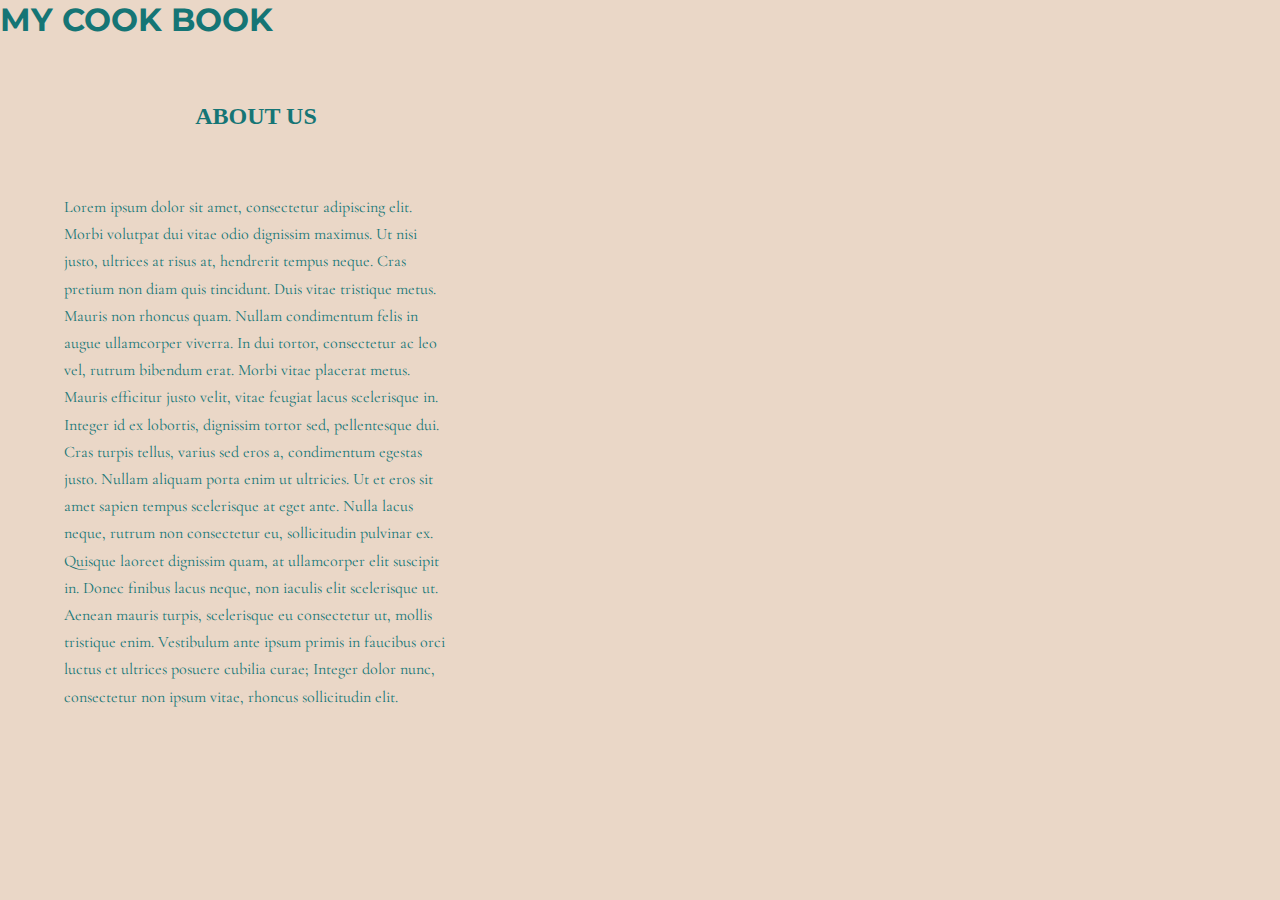
<file: about.html>
<!DOCTYPE html>
<html lang="en">
<head>
    <meta charset="UTF-8">
    <meta http-equiv="X-UA-Compatible" content="IE=edge">
    <meta name="viewport" content="width=device-width, initial-scale=1.0">
    <title>About Us</title>
    <link rel="stylesheet" href="css/style.css">
    <link href="https://fonts.googleapis.com/css2?family=Montserrat:wght@300;500;700&display=swap" rel="stylesheet">
    <link href="https://fonts.googleapis.com/css2?family=Cormorant+Garamond:wght@300;500;700&display=swap" rel="stylesheet">
</head>
<body>
    <div id="logo">
        <a href="index.html">My cook book</a>
    </div>
    <div>
        <h2>ABOUT US</h2>
        <P>Lorem ipsum dolor sit amet, consectetur adipiscing elit. Morbi volutpat dui vitae odio dignissim maximus. Ut nisi justo, ultrices at risus at, hendrerit tempus neque. Cras pretium non diam quis tincidunt. Duis vitae tristique metus. Mauris non rhoncus quam. Nullam condimentum felis in augue ullamcorper viverra. In dui tortor, consectetur ac leo vel, rutrum bibendum erat.

            Morbi vitae placerat metus. Mauris efficitur justo velit, vitae feugiat lacus scelerisque in. Integer id ex lobortis, dignissim tortor sed, pellentesque dui. Cras turpis tellus, varius sed eros a, condimentum egestas justo. Nullam aliquam porta enim ut ultricies. Ut et eros sit amet sapien tempus scelerisque at eget ante. Nulla lacus neque, rutrum non consectetur eu, sollicitudin pulvinar ex. Quisque laoreet dignissim quam, at ullamcorper elit suscipit in. Donec finibus lacus neque, non iaculis elit scelerisque ut. Aenean mauris turpis, scelerisque eu consectetur ut, mollis tristique enim. Vestibulum ante ipsum primis in faucibus orci luctus et ultrices posuere cubilia curae; Integer dolor nunc, consectetur non ipsum vitae, rhoncus sollicitudin elit.</P>
    </div>

</body>
</html>
</file>
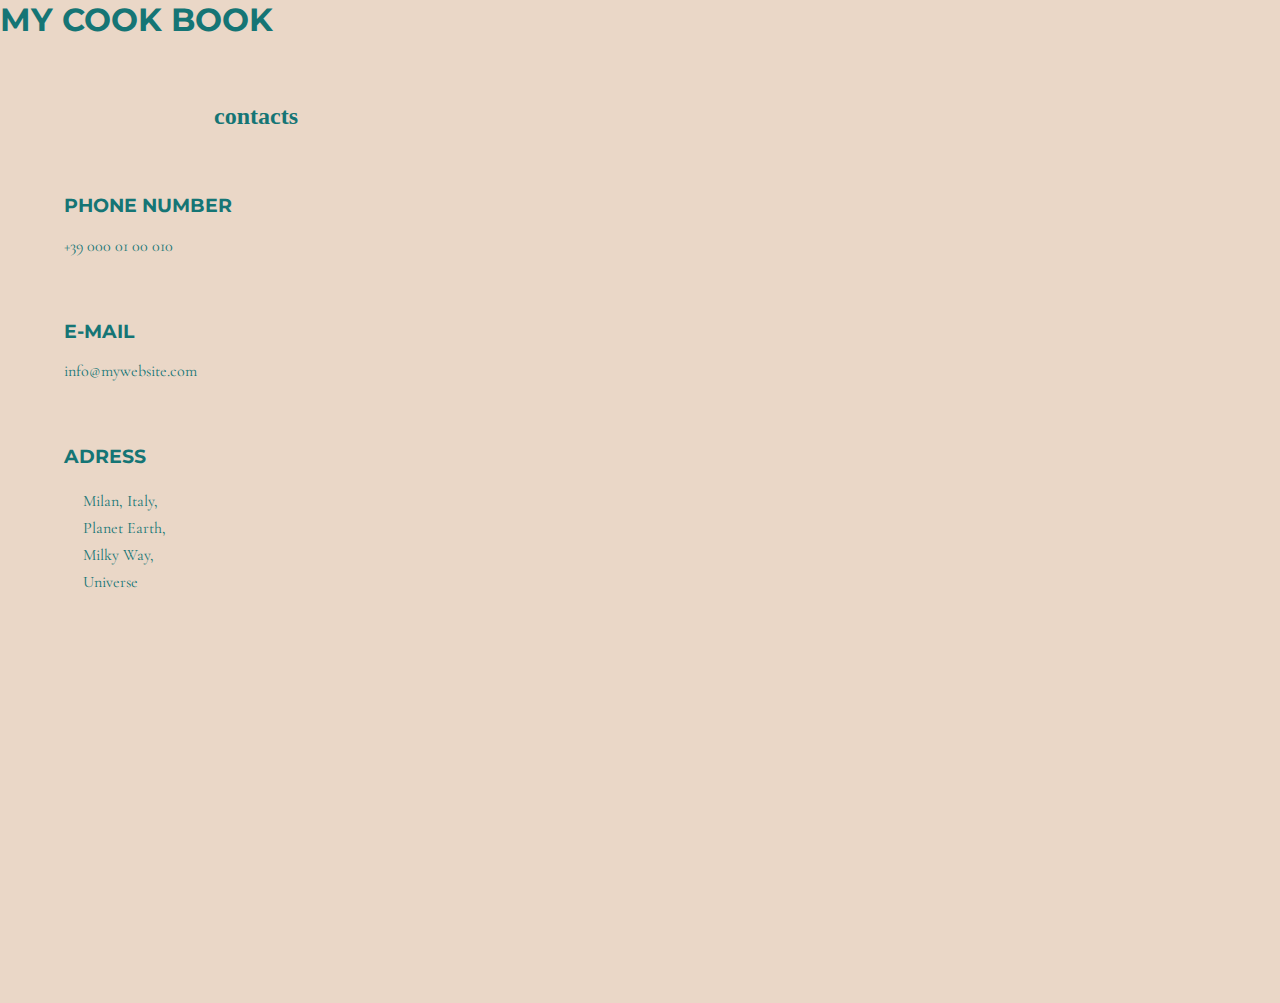
<file: contact.html>
<!DOCTYPE html>
<html lang="en">
<head>
    <meta charset="UTF-8">
    <meta http-equiv="X-UA-Compatible" content="IE=edge">
    <meta name="viewport" content="width=device-width, initial-scale=1.0">
    <title>Contact</title>
    <link rel="stylesheet" href="css/style.css">
    <link href="https://fonts.googleapis.com/css2?family=Montserrat:wght@300;500;700&display=swap" rel="stylesheet">
    <link href="https://fonts.googleapis.com/css2?family=Cormorant+Garamond:wght@300;500;700&display=swap" rel="stylesheet">
</head>
<body>
    <div id="logo">
        <a href="index.html">My cook book</a>
    </div> 
    <div id="contacts">
        <h2>contacts</h2>
        <div class="contact">
            <h3>Phone Number</h3> 
            <a href="tel:+39 000 01 00 010">+39 000 01 00 010</a>
        </div>

        <div class="contact">
            <h3>E-mail</h3> 
            <a href="mailto:info@mywebsite.com">info@mywebsite.com</a>
        </div>

         <div class="contact">
            <h3>Adress</h3> 
             <p>Milan, Italy, Planet Earth, Milky Way, Universe</p>
         </div>
        </div>   
</body>
</html>
</file>
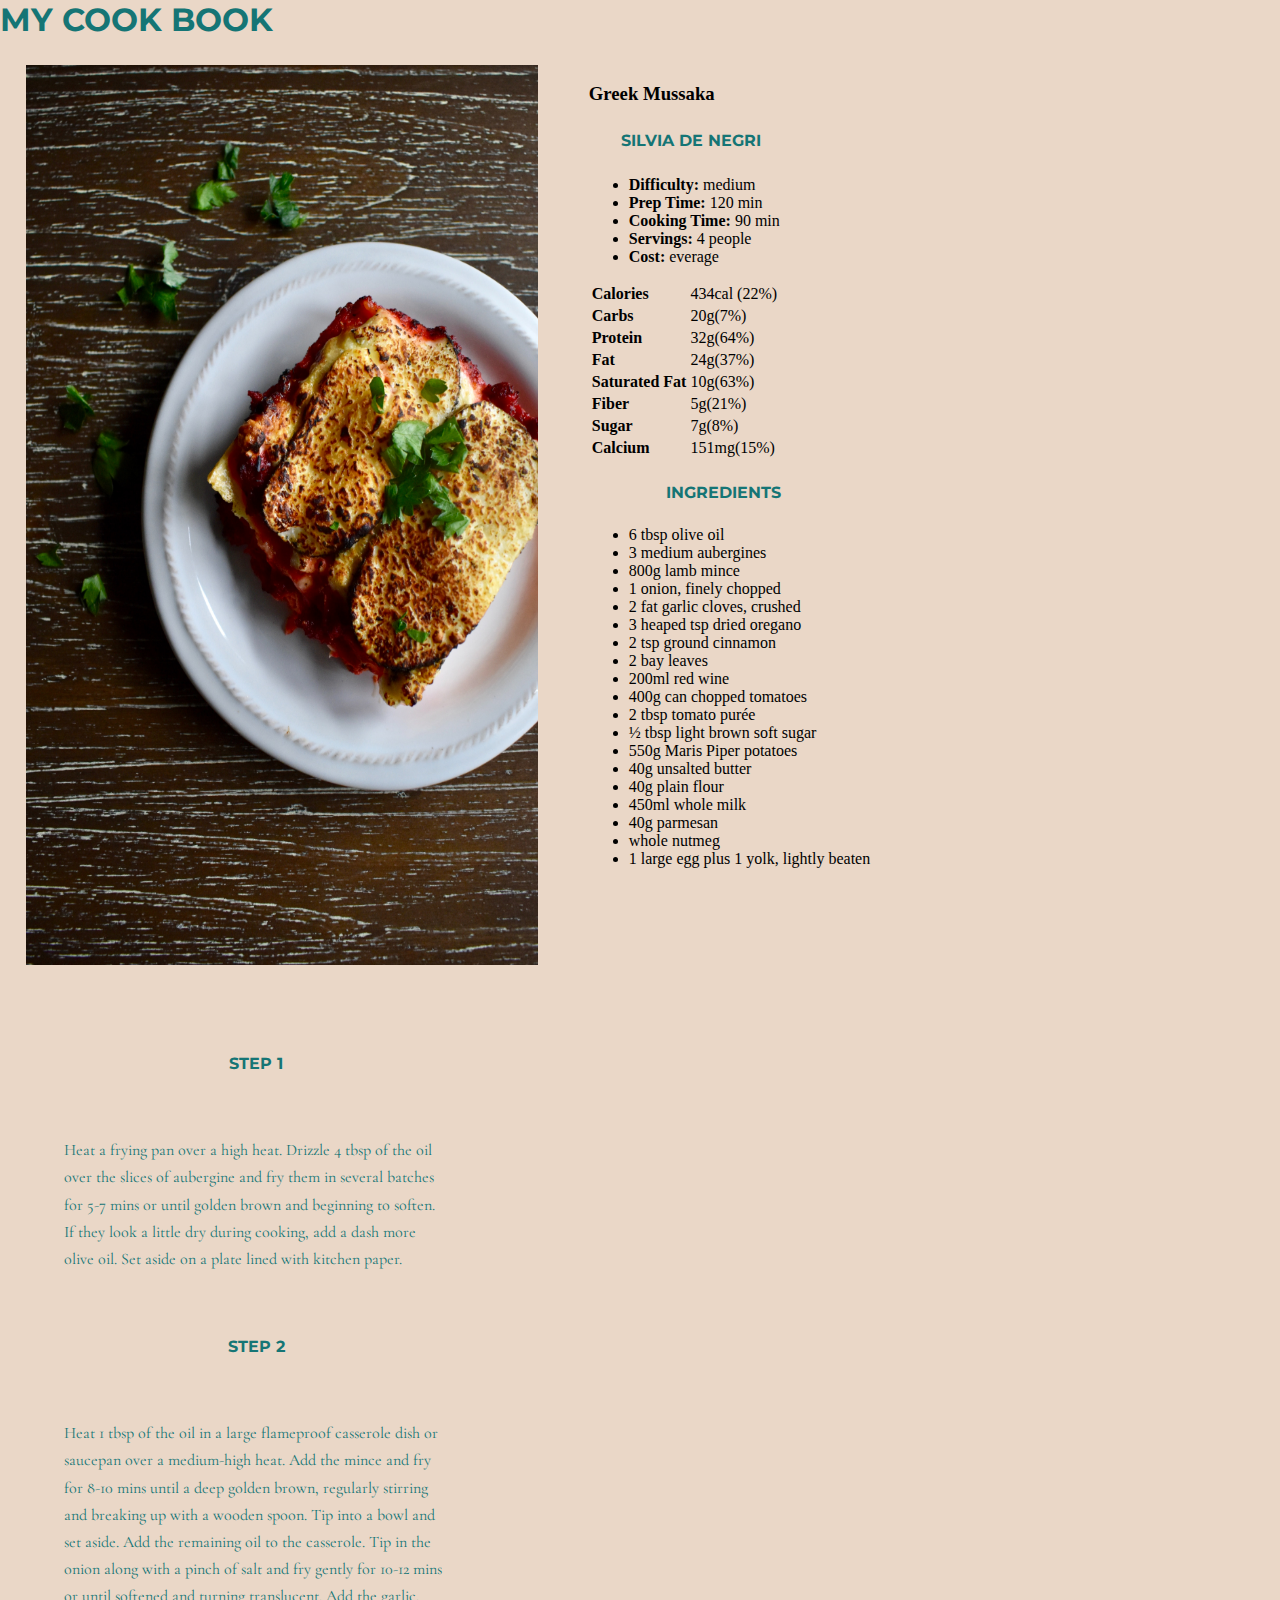
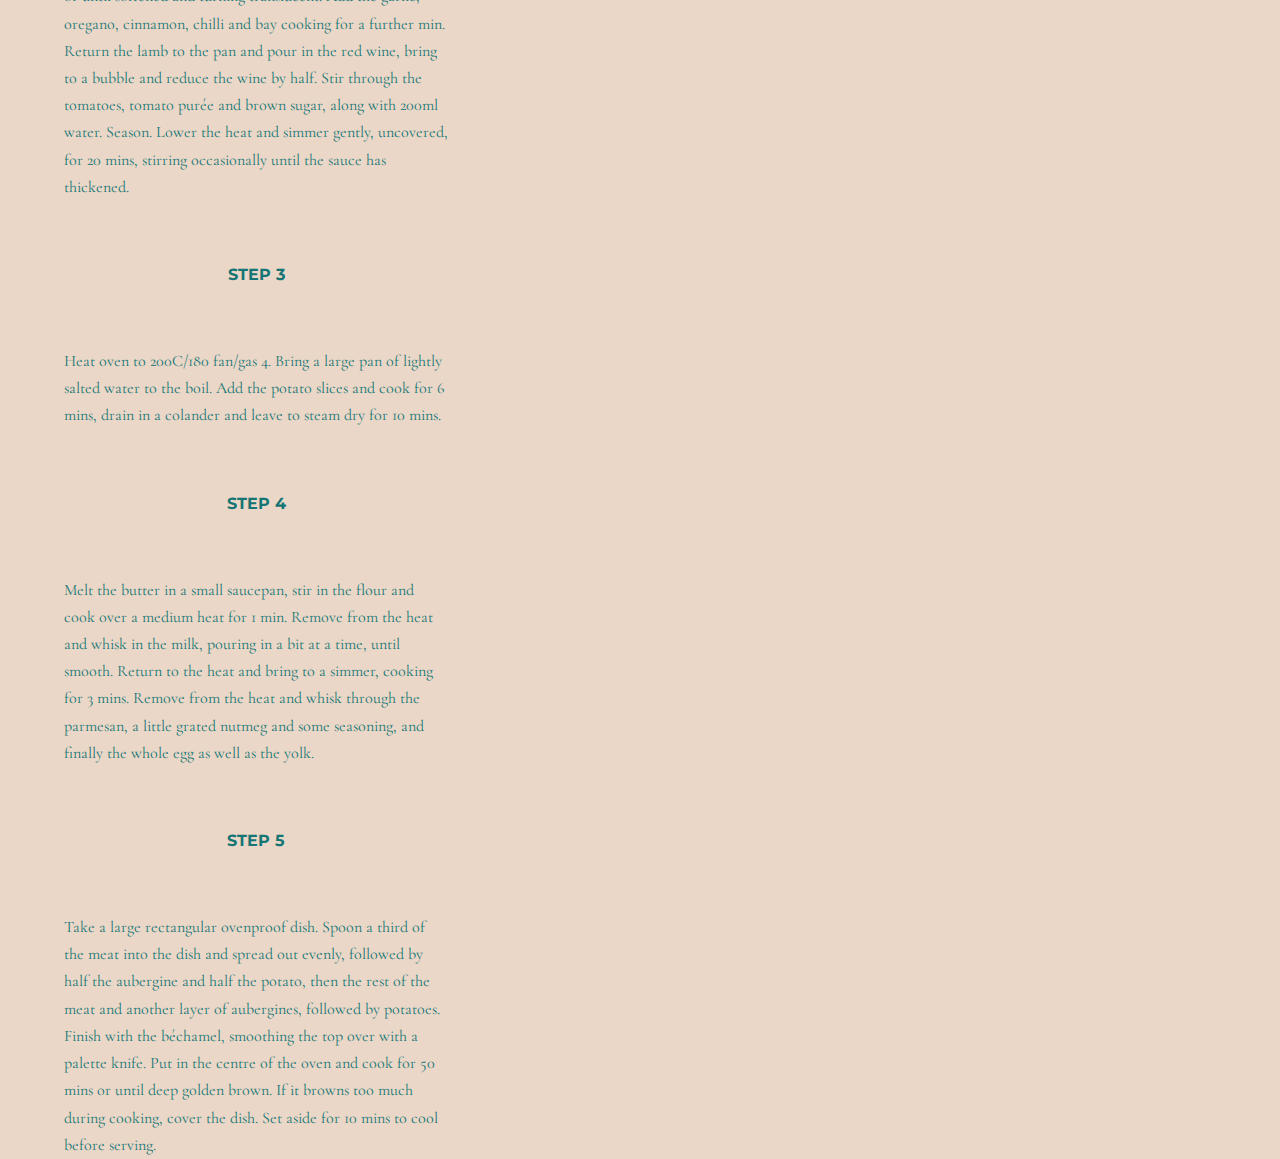
<file: mussaka.html>
<!DOCTYPE html>
<html lang="en">
<head>
    <meta charset="UTF-8">
    <meta http-equiv="X-UA-Compatible" content="IE=edge">
    <meta name="viewport" content="width=device-width, initial-scale=1.0">
    <title>Mussaka</title>
    <link rel="stylesheet" href="css/style.css">
    <link href="https://fonts.googleapis.com/css2?family=Montserrat:wght@300;500;700&display=swap" rel="stylesheet">
    <link href="https://fonts.googleapis.com/css2?family=Cormorant+Garamond:wght@300;500;700&display=swap" rel="stylesheet">
</head>
<body>
    <div id="logo">
        <a href="index.html">My cook book</a>
    </div>

    <div class="recipeimg">
        <img src="img/luke-johnson-inC_KZ5oZCI-unsplash.jpg" alt="mussaka">
    </div>
    <div class="first">
        <h3>Greek Mussaka</h3>
        <h4>Silvia De Negri</h4>
        <ul>
            <li><b>Difficulty:</b> medium</li>
            <li><b>Prep Time:</b> 120 min</li>
            <li><b>Cooking Time:</b> 90 min</li>
            <li><b>Servings:</b> 4 people</li>
            <li><b>Cost:</b> everage</li>
        </ul>

        <table>
            <tr>
                <td><b>Calories</b></td>
                <td>434cal (22%)</td>
            </tr>
            <tr>
                <td><b>Carbs</b></td>
                <td>20g(7%)</td>
            </tr>
            <tr>
                <td><b>Protein</b></td>
                <td>32g(64%)</td>
            </tr>
            <tr>
                <td><b>Fat</b></td>
                <td>24g(37%)</td>
            </tr>
            <tr>
                <td><b>Saturated Fat</b></td>
                <td>10g(63%)</td>
            </tr>
            <tr>
                <td><b>Fiber</b></td>
                <td>5g(21%)</td>
            </tr>
            <tr>
                <td><b>Sugar</b></td>
                <td>7g(8%)</td>
            </tr>
            <tr>
                <td><b>Calcium</b></td>
                <td>151mg(15%)</td>
            </tr>
        </table>  
        <ul>
            <h4>Ingredients</h4>
            <li>6 tbsp olive oil</li>
            <li>3 medium aubergines</li>
            <li>800g lamb mince</li>
            <li>1 onion, finely chopped</li>
            <li>2 fat garlic cloves, crushed</li>
            <li>3 heaped tsp dried oregano</li>
            <li>2 tsp ground cinnamon</li>
            <li>2 bay leaves</li>
            <li>200ml red wine</li>
            <li>400g can chopped tomatoes</li>
            <li>2 tbsp tomato purée</li>
            <li>½ tbsp light brown soft sugar</li>
            <li>550g Maris Piper potatoes</li>
            <li>40g unsalted butter</li>
            <li>40g plain flour</li>
            <li>450ml whole milk</li>
            <li>40g parmesan</li>
            <li>whole nutmeg</li>
            <li>1 large egg plus 1 yolk, lightly beaten</li>
        </ul>
    </div>
    <div class="clear"></div>
    <div id="steps">
        <h4>Step 1</h4>
        <p>Heat a frying pan over a high heat. Drizzle 4 tbsp of the oil over the slices of aubergine and fry them in several batches for 5-7 mins or until golden brown and beginning to soften. If they look a little dry during cooking, add a dash more olive oil. Set aside on a plate lined with kitchen paper.</p>
        <h4>Step 2</h4>
        <p>Heat 1 tbsp of the oil in a large flameproof casserole dish or saucepan over a medium-high heat. Add the mince and fry for 8-10 mins until a deep golden brown, regularly stirring and breaking up with a wooden spoon. Tip into a bowl and set aside. Add the remaining oil to the casserole. Tip in the onion along with a pinch of salt and fry gently for 10-12 mins or until softened and turning translucent. Add the garlic, oregano, cinnamon, chilli and bay cooking for a further min. Return the lamb to the pan and pour in the red wine, bring to a bubble and reduce the wine by half. Stir through the tomatoes, tomato purée and brown sugar, along with 200ml water. Season. Lower the heat and simmer gently, uncovered, for 20 mins, stirring occasionally until the sauce has thickened.</p>
        <h4>Step 3</h4>
        <p>Heat oven to 200C/180 fan/gas 4. Bring a large pan of lightly salted water to the boil. Add the potato slices and cook for 6 mins, drain in a colander and leave to steam dry for 10 mins.</p>
        <h4>Step 4</h4>
        <p>Melt the butter in a small saucepan, stir in the flour and cook over a medium heat for 1 min. Remove from the heat and whisk in the milk, pouring in a bit at a time, until smooth. Return to the heat and bring to a simmer, cooking for 3 mins. Remove from the heat and whisk through the parmesan, a little grated nutmeg and some seasoning, and finally the whole egg as well as the yolk.</p>
        <h4>Step 5</h4>
        <p>Take a large rectangular ovenproof dish. Spoon a third of the meat into the dish and spread out evenly, followed by half the aubergine and half the potato, then the rest of the meat and another layer of aubergines, followed by potatoes. Finish with the béchamel, smoothing the top over with a palette knife. Put in the centre of the oven and cook for 50 mins or until deep golden brown. If it browns too much during cooking, cover the dish. Set aside for 10 mins to cool before serving.</p>
</body>
</html>
</file>
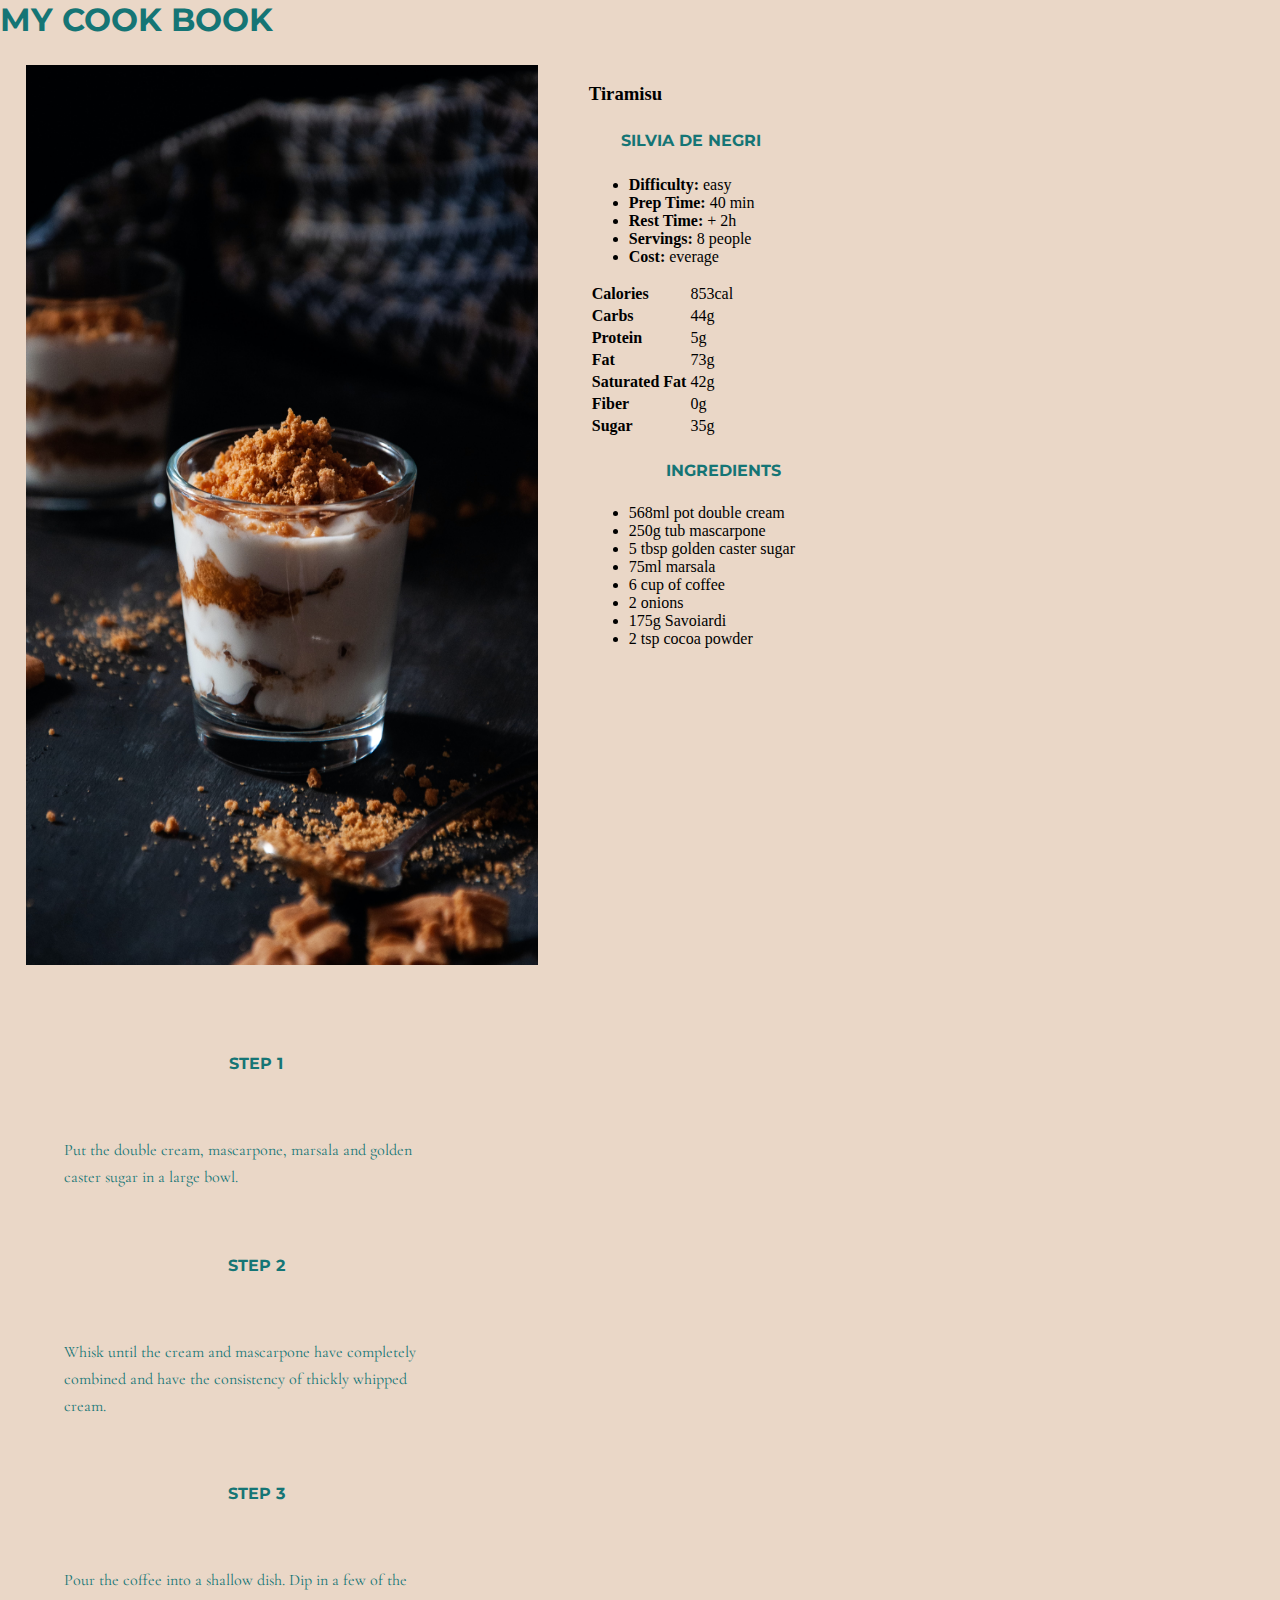
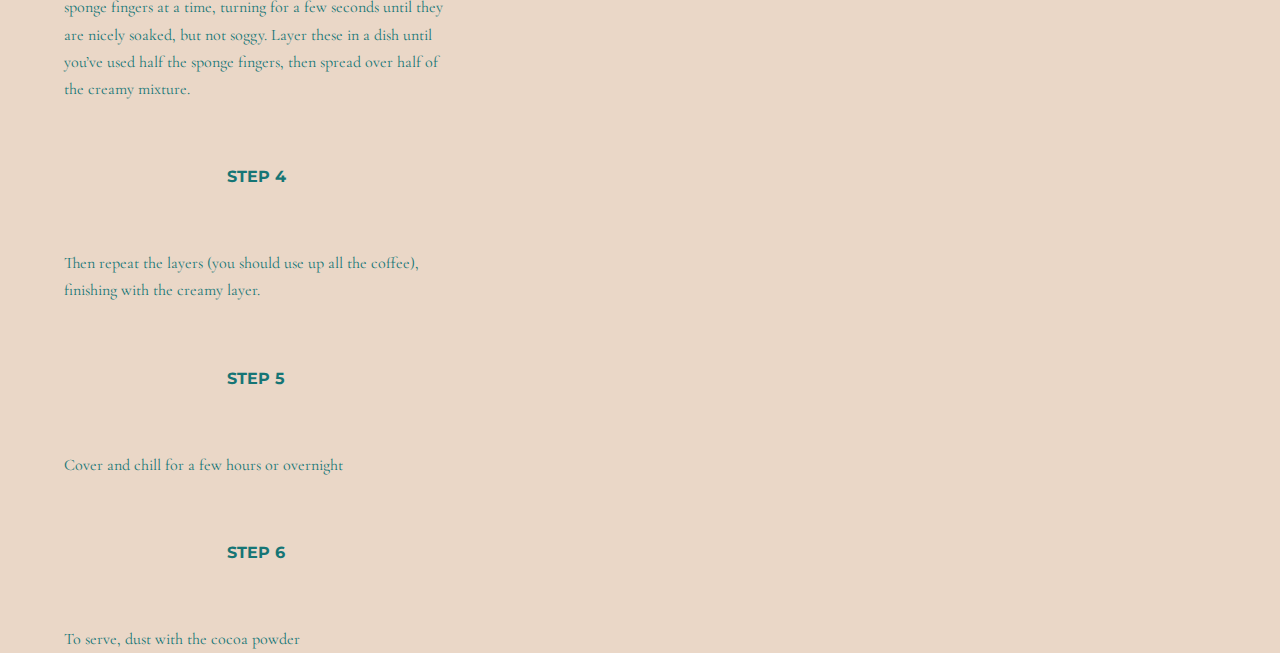
<file: tiramisu.html>
<!DOCTYPE html>
<html lang="en">
<head>
    <meta charset="UTF-8">
    <meta http-equiv="X-UA-Compatible" content="IE=edge">
    <meta name="viewport" content="width=device-width, initial-scale=1.0">
    <title>Tiramisu</title>
    <link rel="stylesheet" href="css/style.css">
    <link href="https://fonts.googleapis.com/css2?family=Montserrat:wght@300;500;700&display=swap" rel="stylesheet">
    <link href="https://fonts.googleapis.com/css2?family=Cormorant+Garamond:wght@300;500;700&display=swap" rel="stylesheet">
</head>
<body>
    <div id="logo">
        <a href="index.html">My cook book</a>
    </div>

    <div class="recipeimg">
        <img src="img/julie-martins-DEQofwQEHlc-unsplash.jpg" alt="mussaka">
    </div>
    <div class="first">
        <h3>Tiramisu</h3>
        <h4>Silvia De Negri</h4>
        <ul>
            <li><b>Difficulty:</b> easy</li>
            <li><b>Prep Time:</b> 40 min</li>
            <li><b>Rest Time:</b> + 2h</li>
            <li><b>Servings:</b> 8 people</li>
            <li><b>Cost:</b> everage</li>
        </ul>

        <table>
            <tr>
                <td><b>Calories</b></td>
                <td>853cal</td>
            </tr>
            <tr>
                <td><b>Carbs</b></td>
                <td>44g</td>
            </tr>
            <tr>
                <td><b>Protein</b></td>
                <td>5g</td>
            </tr>
            <tr>
                <td><b>Fat</b></td>
                <td>73g</td>
            </tr>
            <tr>
                <td><b>Saturated Fat</b></td>
                <td>42g</td>
            </tr>
            <tr>
                <td><b>Fiber</b></td>
                <td>0g</td>
            </tr>
            <tr>
                <td><b>Sugar</b></td>
                <td>35g</td>
            </tr>
        </table>  
        <ul>
            <h4>Ingredients</h4>
            <li>568ml pot double cream</li>
            <li>250g tub mascarpone</li>
            <li>5 tbsp golden caster sugar</li>
            <li>75ml marsala</li>
            <li>6 cup of coffee </li>
            <li>2 onions</li>
            <li>175g Savoiardi</li>
            <li>2 tsp cocoa powder</li>
        </ul>
    </div>
    <div class="clear"></div>
    <div id="steps">
        <h4>Step 1</h4>
        <p>Put the double cream, mascarpone, marsala and golden caster sugar in a large bowl.</p>
        <h4>Step 2</h4>
        <p>Whisk until the cream and mascarpone have completely combined and have the consistency of thickly whipped cream.</p>
        <h4>Step 3</h4>
        <p>Pour the coffee into a shallow dish. Dip in a few of the sponge fingers at a time, turning for a few seconds until they are nicely soaked, but not soggy. Layer these in a dish until you’ve used half the sponge fingers, then spread over half of the creamy mixture.</p>
        <h4>Step 4</h4>
        <p>Then repeat the layers (you should use up all the coffee), finishing with the creamy layer.</p>
        <h4>Step 5</h4>
        <p>Cover and chill for a few hours or overnight</p>
        <h4>Step 6</h4>
        <p>To serve, dust with the cocoa powder</p>
</body>
</html>
</file>
<file: css/style.css>
body,html {margin:0px;
    height: 100%;}

body {background-color:#ead7c7;
}

img{
    width: 100%;
    height:100%;
    size: cover;
}

#logo a {font-family: 'Montserrat', sans-serif;
    text-transform: uppercase;
    font-size: 2em;
    text-decoration:none;
    color:#157575;
    font-weight: 700;}


#menu {
    background-color:#ead7c7;
    width: 100%;
    text-align: center;
    padding: 1%;
    
}

#menu ul li {
    display: inline;
    font-family: 'Cormorant Garamond', serif;
    font-weight: 300;
    text-transform: uppercase;
    color:#157575;  
    margin: 5%;
}

#menu li a {
    color:#157575;
    text-decoration: none;
}

#menu li a:hover {
    font-weight:700;
}

p { 
    width:30%;
    margin: 5%;
    height:100%;
    line-height: 170%;
    font-family: 'Cormorant Garamond', serif;
    color:#157575; 
}

h2{
    width:30%;
    margin: 5%;
    text-align:center;
    color:#157575; 
}


.abstract{
    width:40%;
    margin: 2%;
    height:100%;
    float:left;
}

.abstract h3{
    font-family: 'Montserrat', sans-serif;
    text-transform: uppercase;
    text-align:center;
    color:#157575;     
}

.abstract p {
    font-family: 'Cormorant Garamond', serif;
    margin:0 auto;
    color:#157575; 
    padding: 10%;
}

.recipe{
    height: 100%;
}

.clear{
    clear:both;
}

.button a{
    font-family: 'Cormorant Garamond', serif;
    font-weight: 300;
    text-transform: uppercase;
    color:#157575;  
    margin: 5%;
    border: solid;
    border-color:#157575;
    border-radius: 5%; 
    text-decoration:none;
    padding: 5%;
}

.button a:hover {
    font-weight:700;
}

#contacts {
    width:100%;
    height:100%;
}

.contact {
    width:30%;
    margin: 5%;
}

.contact a {
        font-family: 'Cormorant Garamond', serif;
         text-decoration:none;
         color:#157575; 
         
     }
     
 .contact a:hover {
        font-weight:700;
     }
     
.contact h3{
            font-family: 'Montserrat', sans-serif;
            text-transform: uppercase;
            
            color:#157575;    
        
     }

     .contact p {
        font-family: 'Cormorant Garamond', serif;
         color:#157575; 
     }

    
.recipeimg {
    width:40%;
    margin: 2%;
    height:100%;
    float:left;
}

.first{
    width:40%;
    margin: 2%;
    height:100%;
    float:left;
}

.steps{
    width:30%;
    margin: 5%;
    text-align:center;
}

h4{
    width:30%;
    margin: 5%;
    font-family: 'Montserrat', sans-serif;
    text-transform: uppercase;
    text-align:center;
    color:#157575;     
}
</file>
